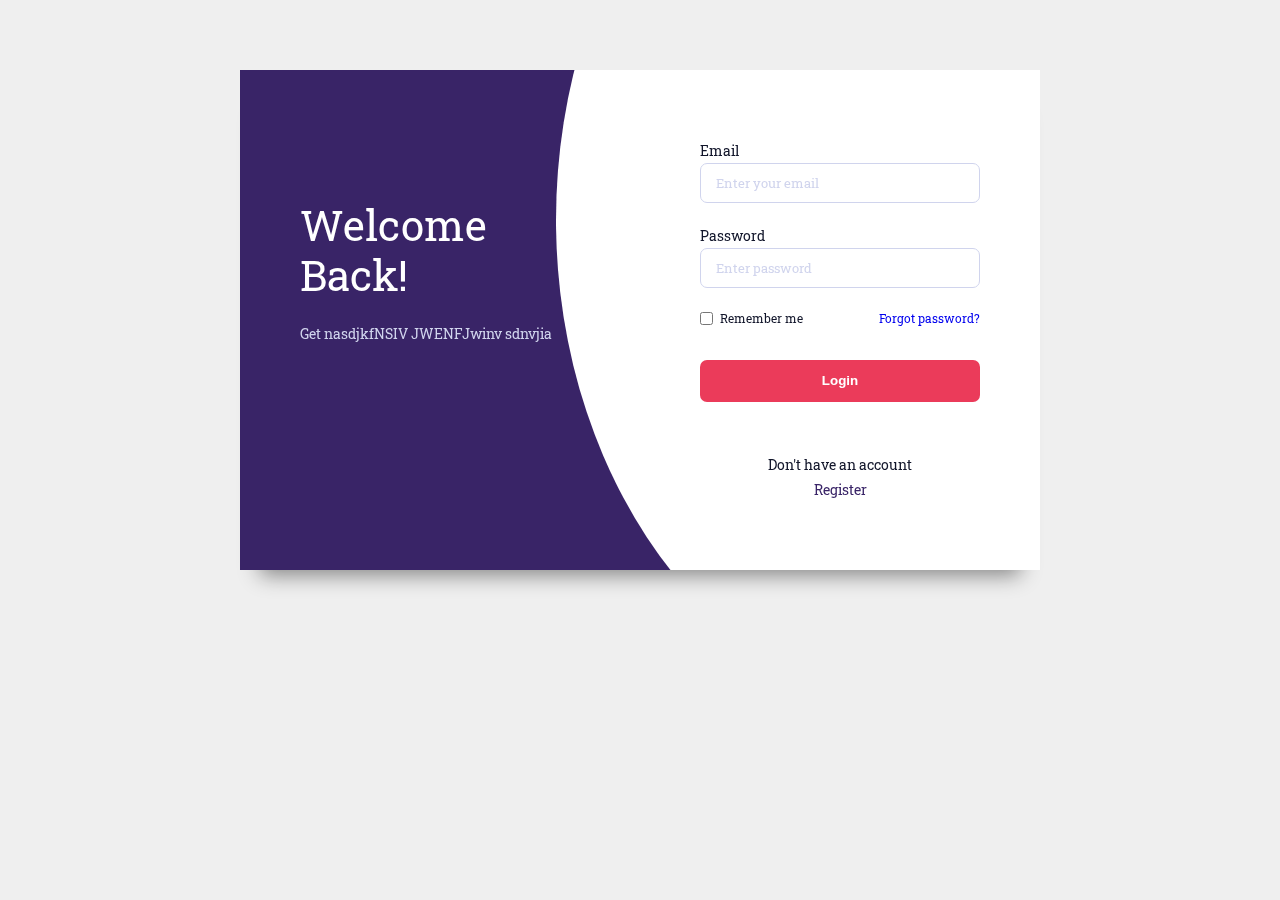
<file: GovCare Connect/Login_page/login.html>
<!DOCTYPE html>
<html lang="en">
  <head>
    <meta charset="UTF-8" />
    <meta name="viewport" content="width=device-width, initial-scale=1.0" />
    <title>Login / Sign up</title>
    <link
      rel="stylesheet"
      href="https://cdn.jsdelivr.net/npm/boxicons@latest/css/boxicons.min.css"
    />
    <link
      rel="stylesheet"
      href="https://fonts.googleapis.com/css2?family=Material+Symbols+Outlined:opsz,wght,FILL,GRAD@20..48,100..700,0..1,-50..200"
    />
    <link
      href="https://fonts.googleapis.com/css2?family=Roboto+Slab&display=swap"
      rel="stylesheet"
    />
    <link rel="stylesheet" href="login.css" />
  </head>
  <body>
    <div id="page" class="site login-show">
      <div class="container">
        <div class="wrapper">
          <div class="login">
            <div class="content-heading">
              <div class="y-style">
                <div class="welcome">
                  <h2>Welcome <br />Back!</h2>
                  <p>Get nasdjkfNSIV JWENFJwinv sdnvjia</p>
                </div>
              </div>
            </div>
            <div class="content-form">
              <div class="y-style">
                <form action="">
                  <p>
                    <label for="">Email</label>
                    <input type="email" placeholder="Enter your email" />
                  </p>
                  <p>
                    <label for="">Password</label>
                    <input type="password" placeholder="Enter password" />
                  </p>
                  <p class="check">
                    <label for="remember">Remember me</label>
                    <input type="checkbox" id="remember" />
                  </p>
                  <p class="forget"><a href="#">Forgot password?</a></p>
                  <p><button type="submit">Login</button></p>
                </form>
                <div class="afterform">
                  <p>Don't have an account</p>
                  <a href="#" class="t-signup">Register</a>
                </div>
              </div>
            </div>
          </div>
          <!--Login-->

          <div class="signup">
            <div class="content-heading">
              <div class="y-style">
                <div class="welcome">
                  <h2>Sign Up <br />Now</h2>
                  <p>
                    hah abvoaief uiarhvai wqrji <br />
                    wgfyu bhad eryv uheruiqe
                  </p>
                </div>
              </div>
            </div>
            <div class="content-form">
              <div class="y-style">
                <form action="">
                  <p>
                    <label for="">Name</label>
                    <input type="text" placeholder="Enter your name" />
                  </p>
                  <p>
                    <label for="">Email</label>
                    <input type="email" placeholder="Enter your email" />
                  </p>
                  <p>
                    <label for="">Password</label>
                    <input type="password" placeholder="Enter password" />
                  </p>
                  <p class="check">
                    <input type="checkbox" id="terms" />
                    <label for="terms"
                      >I agree to all statements included in
                      <a href="#">Gov_Connect</a>
                    </label>
                  </p>
                  <p><button type="submit">Sign Up</button></p>
                </form>

                <div class="social">
                  <p><span>Or sign up with</span></p>

                  <ul>
                    <li>
                      <a href="#" class="google"
                        ><i class="bx bxl-google-plus"></i
                      ></a>
                    </li>
                    <li>
                      <a href="#" class="facebook"
                        ><i class="bx bxl-facebook-circle"></i
                      ></a>
                    </li>
                  </ul>
                </div>
                <div class="afterform">
                  <p>Already have an account?</p>
                  <a href="#" class="t-login">Login here</a>
                </div>
              </div>
            </div>
          </div>
          <!--Signup-->
        </div>
      </div>
    </div>

    <script src="login.js"></script>
  </body>
</html>
</file>
<file: GovCare Connect/Login_page/login.css>
:root{
    --main-color: #392467;
    --dark-color: #11152a;
    --light-color: #d0d4ed
}

*{
    margin: 0;
    padding: 0;
}

*, ::before, ::after{
    box-sizing: border-box;
}

body{
    font-family:'Roboto Slab', serif;
    font-size: 14px;
    font-weight: 400;
    line-height: 1.8;
    color: var(--dark-color);
    background-color: #efefef;
}
a{
    text-decoration: none;
}

h2{
    font-size: 3em;
    font-weight: 400;
    line-height: 1.2;
    color: white;
    margin-bottom: 20px;
}

ul{
    list-style: none;
}

.container{
    max-width: 1100px;
    margin: 0 auto;
}

.wrapper>div{
    display: flex;
    flex-direction: column;
    width: 100%;
    max-width: 500px;
    min-height: 500px;
    margin: 5em auto;
    background-color: var(--main-color);
    overflow: hidden;
    box-shadow: rgba(0, 0, 0, 0.45) 0 25px 20px -20px;
}

.login > div,
.signup > div{
    position: relative;
    flex: 1 0 50%;
    padding: 60px;
}
.content-heading .y-style{
    display: flex;
    flex-direction: column;
}

.log a{
    display: inline-block;
    margin-bottom: 60px;
    font-size: 18px;
    font-weight: 700;
    color: var(--dark-color);
}
.logo span{
    color: #213ef1;
}
.content-heading p{
    color: var(--light-color);
}
.content-form{
    display: flex;
    flex-direction: column;
    justify-content: center;
}
.welcome{
    text-align: center;
}
form input:not(#terms,#remember){
    font-family: 'Roboto Slab', serif;
    width: 100%;
    outline: 0;
    margin: 0 0 20px;
    padding: 10px 15px;
    border-radius: 7px;
    border: 1px solid var(--light-color);
}
form input::placeholder{
    color: var(--light-color);
}
form button{
    background-color: #eb3b5a;
    color: white;
    width: 100%;
    margin: 30px 0;
    border: 0;
    line-height: 42px;
    border-radius: 7px;
    font-weight: 700;
    cursor: pointer;
    transition: all .3s ease-out;
    -webkit-transform: all .3s ease-out;
}
button:hover{
    background-color: var(--dark-color);
}
.afterform{
    text-align: center;
    margin-top: 20px;
}

form .check{
    position: relative;
    padding-left: 20px;
    font-size: 12px;
    float: left;
}

form .check input{
    position: absolute;
    left: 0;
    top: 4px;
}
form .forget{
    float: right;
    font-size: 12px;
}
form label a, .afterform a{
    color: var(--main-color);
}
form p a:hover, form label a:hover, .afterform a:hover{
    border-bottom: 1px dotted;   
}
.content-form::before{
    content: '';
    position: absolute;
    width: 300%;
    height: 200%;
    background-color: white;
    border-radius: 50%;
    transform: translate3d(-27%,21%,0);
    -webkit-transform: translate3d(-27%,21%,0);
    animation: move 0.7s cubic-bezier(0.39,0.575,0.565,1) both;
    -webkit-animation: move 0.5s cubic-bezier(0.39,0.575,0.565,1) both;
}
@keyframes move{
    from{
        opacity: 0;
        transform: translate3d(50%,60%,0);
    }
    to{
        opacity: 1;
    }
}
.y-style{
    position: relative;
    transform: translate3d(0,20%,0);
    -webkit-transform: translate3d(0,20%,0);
    animation: fade-in 0.7s cubic-bezier(0.39,0.575,0.565,1) both;
    -webkit-animation: fade-in 0.7s cubic-bezier(0.39,0.575,0.565,1) both;
}

@keyframes fade-in{
    from{
        opacity: 0;
        transform: translate3d(0,20%,0);
    }
    to{
        opacity: 1;
    }
}
:is(.login-show, .signup-show) .y-style{
    transform: translate3d(0,0,0);
}
.social ul,
.social p{
    display: flex;
    justify-content: center;
    position: relative;
    gap: 20px;
    margin: 20px 0;
}
.social p::before{
    content: '';
    position: absolute;
    height: 1px;
    width: 90%;
    background-color: var(--light-color);
    top: 0;
    margin-top: 11px;
}

.social p span{
    background-color: white;
    z-index: 1;
    padding: 0 20px;
    color: var(--light-color);
    font-size: 11px;
}
.social a{
    display: flex;
    font-size: 20px;
    transform: translateY(0);
    -webkit-transform: translateY(0);
    transition: transform -3s;
}
.social a:hover{
    transform: translateY(-5px);
    -webkit-transform: translateY(-5px);
}
.social .google{
    color: #db4437;
}
.social .facebook{
    color: #db4437;
}

.social :is(ul,p){
    display: flex;
    justify-content: center;
    position: relative;
    gap: 20px;
    margin: 20px 0;
}

.social p::before{
    content: '';
    position: absolute;
    height: 1px;
    width: 90%;
    background-color: var(--light-color);
    top: 0;
    margin: 11px;
}

.login-show .signup, .signup-show .login {
    display: none;
}

.signup-show .signup, .login-show .login{
    display: flex;
}
@media screen and (min-width: 768px){
    .wrapper>div{
        flex-direction: row;
        max-width: 800px;
    }
    .signup .content-heading .y-style{
        height: 100%;
        justify-content: space-between;
    }
    .content-form::before{
        width: 200%;
        transform: translate3d(-18%,-10%,0);
        -webkit-transform: translate3d(-18%,-10%,0);
    }
    .welcome{
        text-align: left;
        margin: 5em 0 auto;
    }
    @keyframes move{
        from{
            opacity: 0;
            transform: translate3d(0,-100%,0);
        }
        to{
            opacity: 1;
        }
    }
}
</file>
